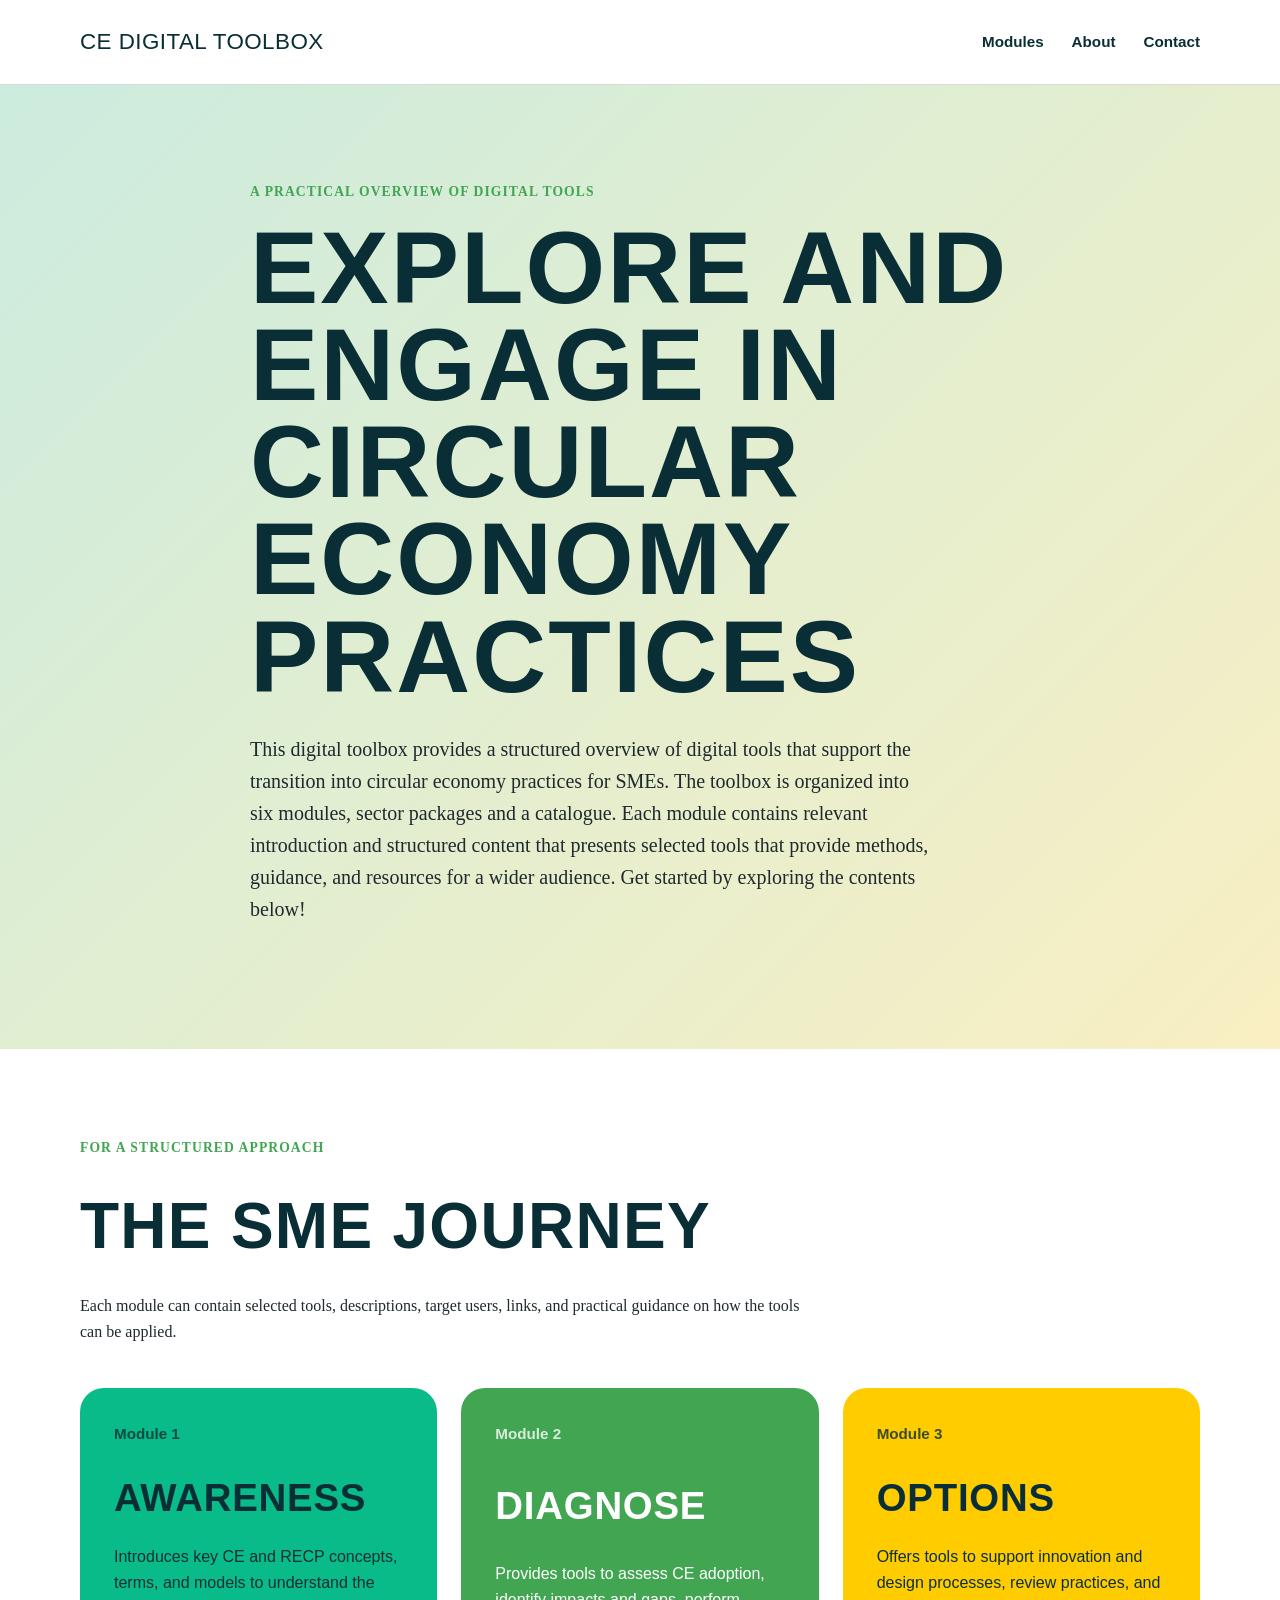
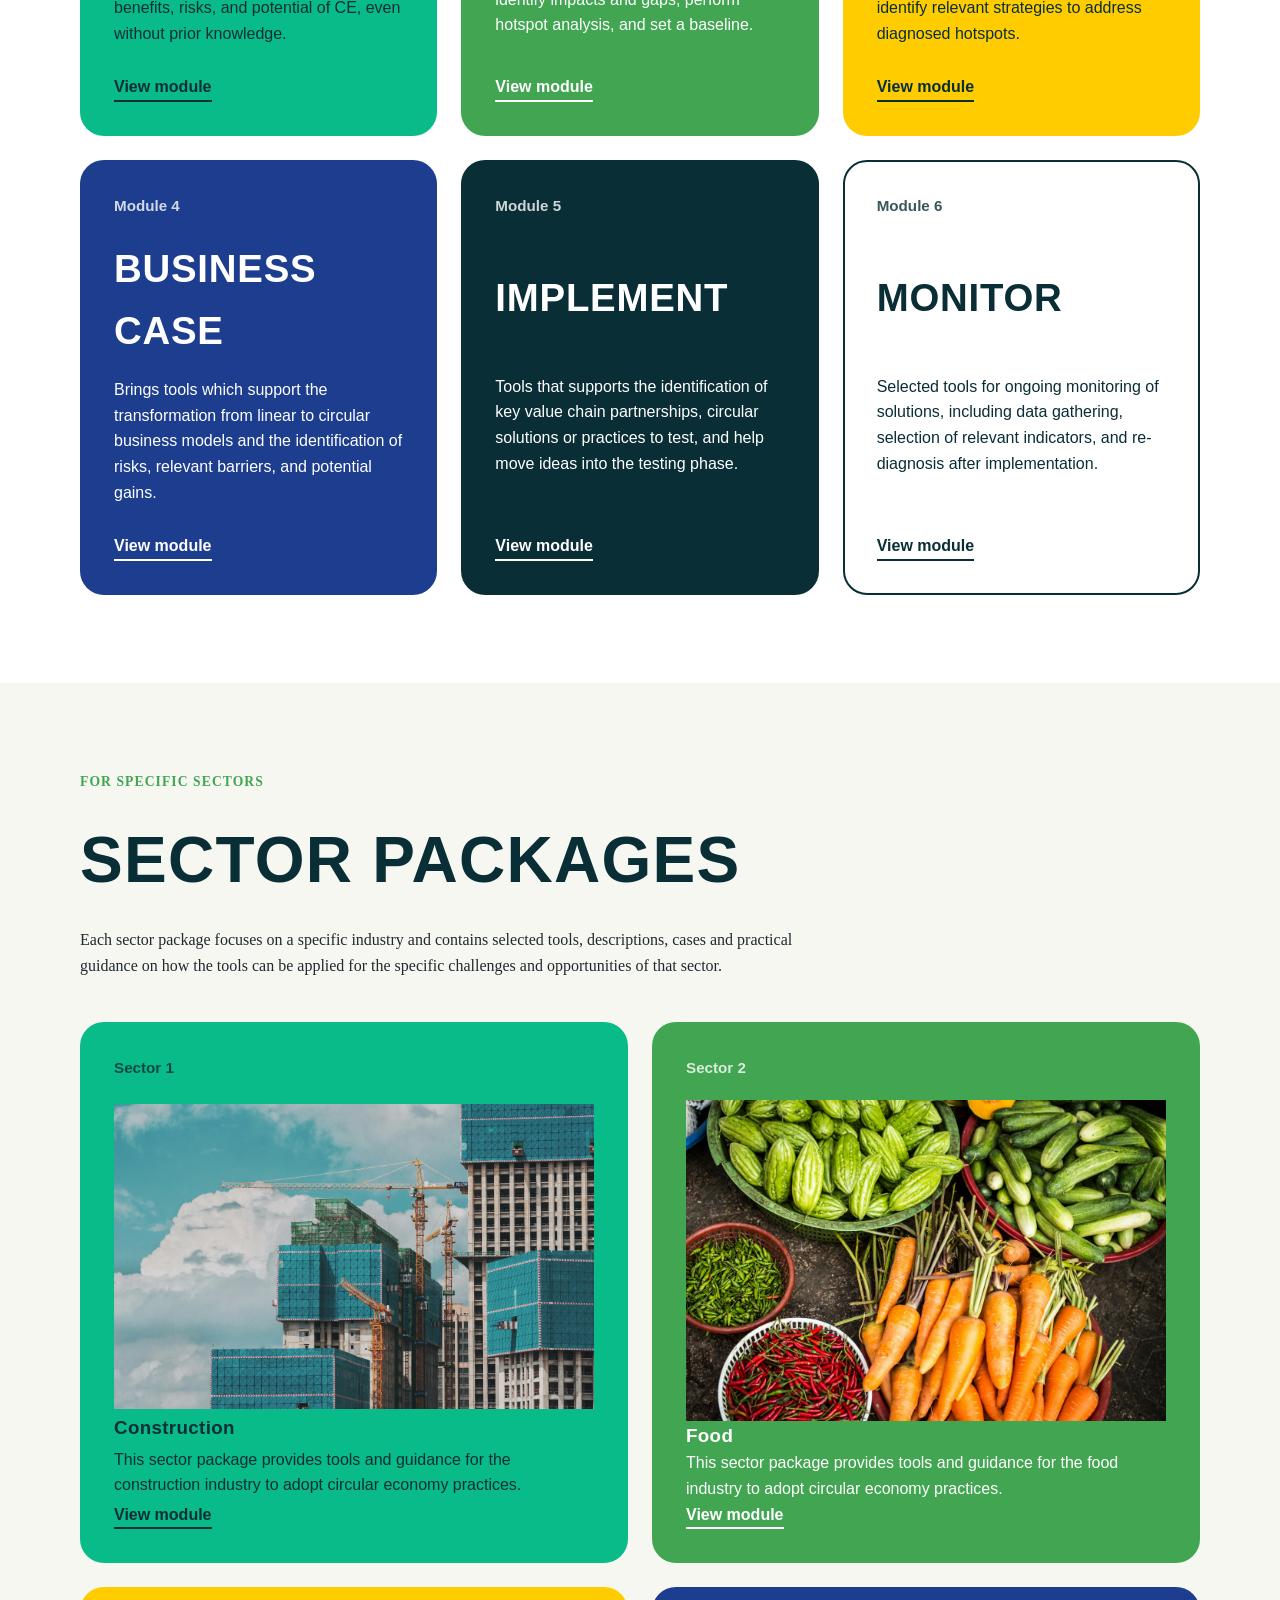
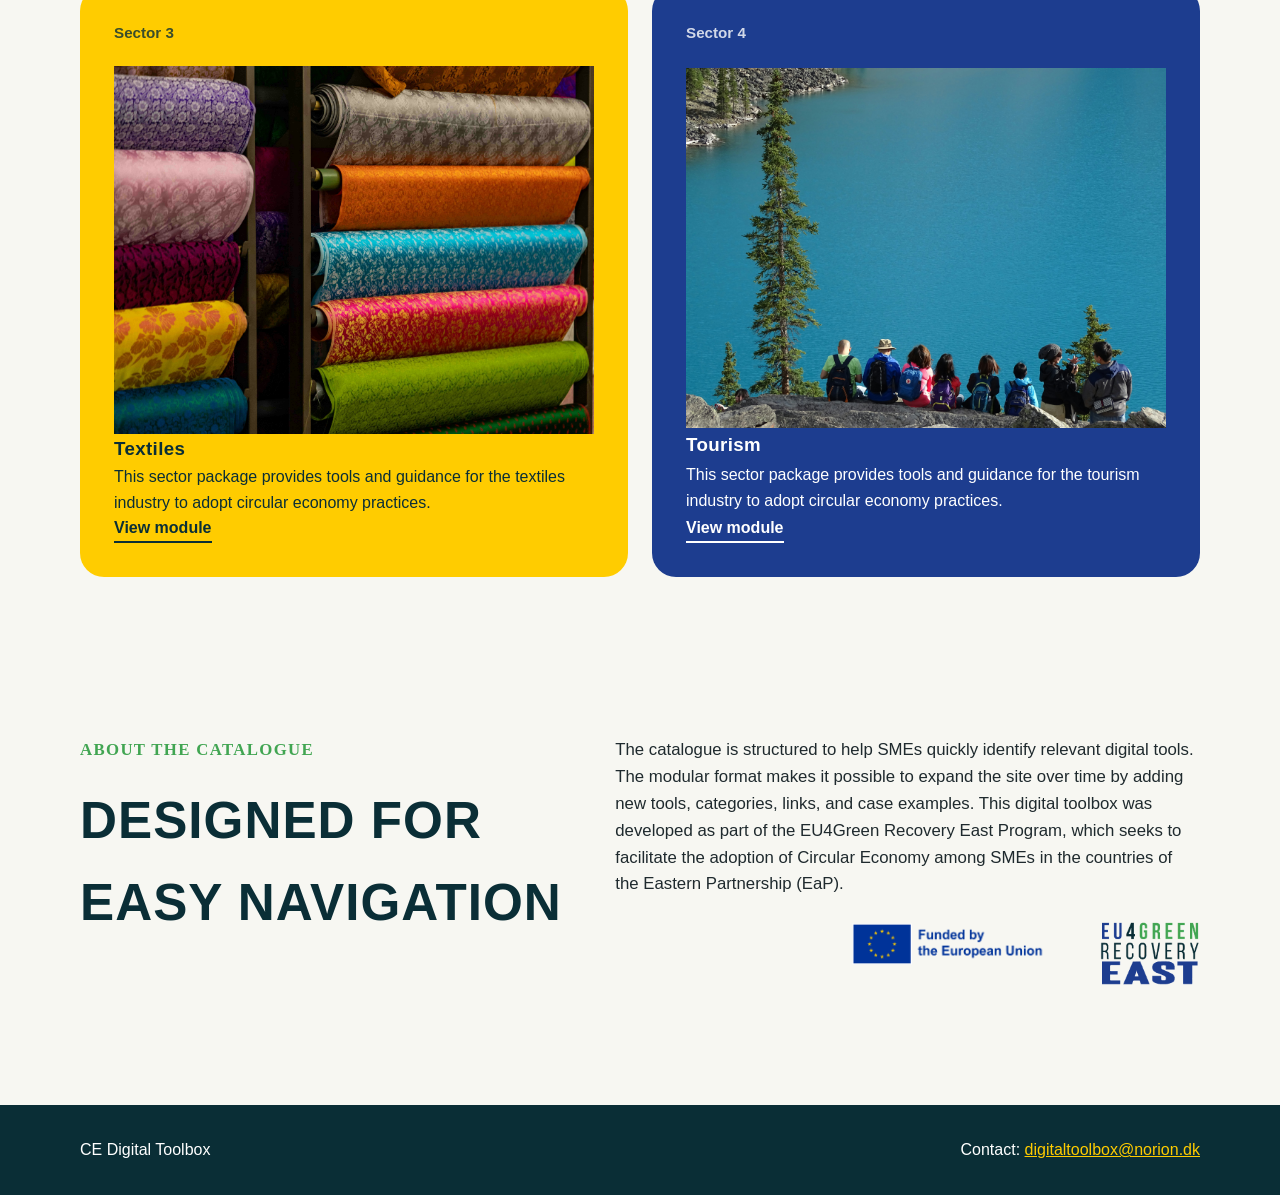
<file: index.html>
<!DOCTYPE html>
<html lang="en">
<head>
  <!--
    Basic page setup.
    The charset ensures special characters display correctly.
    The viewport tag makes the site responsive on mobile devices.
  -->
  <meta charset="UTF-8" />
  <meta name="viewport" content="width=device-width, initial-scale=1.0" />

  <!--
    Page title shown in the browser tab.
    Change this to the final name of the digital tool catalogue if needed.
  -->
  <title>Digital Tool Catalogue</title>

  <!--
    Link to the external CSS file.
    Keeping styles in a separate file makes the website easier to maintain.
  -->
  <link rel="stylesheet" href="styles.css" />          
</head>

<body>
  <!--
    Header section.
    Contains the site name and a simple navigation menu.
  -->
  <header class="site-header">
    <div class="container header-content">
      <a href="#" class="site-logo">CE Digital Toolbox</a>

      <nav class="main-nav" aria-label="Main navigation">
        <a href="#modules">Modules</a>
        <a href="#about">About</a>
        <a href="#contact">Contact</a>
      </nav>
    </div>
  </header>

  <!--
    Hero section.
    This is the main introduction at the top of the page.
  -->
  <main>
    <section class="hero">
      <div class="container hero-content">
        <p class="eyebrow">A practical overview of digital tools</p>

        <h1>Explore and engage in Circular Economy practices</h1>

        <p class="hero-text">
          This digital toolbox provides a structured overview of digital tools that support the transition into circular economy practices for SMEs. The toolbox is organized into six modules, sector packages and a catalogue.
          Each module contains relevant introduction and structured content that presents selected tools that provide methods, guidance, and resources for a wider audience. Get started by exploring the contents below!
        </p>
      <!--
        <a href="#modules" class="primary-button">Explore modules</a>
      -->
      </div>
    </section>

    <!--
      Modules section.
      The six cards below represent the six catalogue modules.
      Replace the placeholder descriptions with your final module content.
    -->
    <section id="modules" class="modules-section">
      <div class="container">
        <div class="section-intro">
          <p class="eyebrow">For a structured approach</p>
          <h2>The SME Journey</h2>
          <p>
            Each module can contain selected tools, descriptions, target users, links, and practical
            guidance on how the tools can be applied.
          </p>
        </div>

        <div class="module-grid">
          <!-- Module 1 -->
          <article class="module-card card-green">
            <div class="module-number">Module 1</div>
            <h3>Awareness</h3>
            <p>
              Introduces key CE and RECP concepts, terms, and models to understand the benefits, risks, and potential of CE, even without prior knowledge.
            </p>
           <!-- Link to the subpages - here to subpage 1 -->
<a href="modules/module-1.html" class="module-link">View module</a>
          </article>

          <!-- Module 2 -->
          <article class="module-card card-lime">
            <div class="module-number">Module 2</div>
            <h3>Diagnose</h3>
            <p>
              Provides tools to assess CE adoption, identify impacts and gaps, perform hotspot analysis, and set a baseline.
            </p>
<a href="modules/module-2.html" class="module-link">View module</a>
          </article>

          <!-- Module 3 -->
          <article class="module-card card-yellow">
            <div class="module-number">Module 3</div>
            <h3>Options</h3>
            <p>
              Offers tools to support innovation and design processes, review practices, and identify relevant strategies to address diagnosed hotspots.
            </p>
<a href="modules/module-3.html" class="module-link">View module</a>
          </article>

          <!-- Module 4 -->
          <article class="module-card card-blue">
            <div class="module-number">Module 4</div>
            <h3>Business Case</h3>
            <p>
              Brings tools which support the transformation from linear to circular business models and the identification of risks, relevant barriers, and potential gains.
            </p>
<a href="modules/module-4.html" class="module-link">View module</a>
          </article>

          <!-- Module 5 -->
          <article class="module-card card-dark">
            <div class="module-number">Module 5</div>
            <h3>Implement</h3>
            <p>
              Tools that supports the identification of key value chain partnerships, circular solutions or practices to test, and help move ideas into the testing phase.
            </p>
<a href="modules/module-5.html" class="module-link">View module</a>
          </article>

          <!-- Module 6 -->
          <article class="module-card card-outline">
            <div class="module-number">Module 6</div>
            <h3>Monitor</h3>
            <p>
              Selected tools for ongoing monitoring of solutions, including data gathering, selection of relevant indicators, and re-diagnosis after implementation. 
            </p>
<a href="modules/module-6.html" class="module-link">View module</a>
          </article>
        </div>
      </div>
    </section>
<!--
      Sector package section.
      The four cards below represent the selected sector packages.
      Replace the placeholder descriptions with your final module content.
    -->
    <section id="sectors" class="sector-section">
      <div class="container">
        <div class="section-intro">
          <p class="eyebrow">For specific sectors</p>
          <h2>Sector Packages</h2>
          <p>
            Each sector package focuses on a specific industry and contains selected tools, descriptions, cases and practical
            guidance on how the tools can be applied for the specific challenges and opportunities of that sector.
          </p>
        </div>

        <div class="sector-grid">
          <!-- Sector 1 -->
          <article class="sector-card card-green">
            <div class="module-number">Sector 1</div>
            <img src="images/construction.jpg" alt="buildings" width="100%" height="auto">
            <h3>Construction</h3>
            <p>
              This sector package provides tools and guidance for the construction industry to adopt circular economy practices.
            </p>
           <!-- Link to the subpages - here to subpage 1 -->
<a href="sectors/sector-1.html" class="module-link">View module</a>
          </article>

          <!-- Sector 2 -->
          <article class="sector-card card-lime">
            <div class="module-number">Sector 2</div>
            <img src="images/food.jpg" alt="vegetables" width="100%" height="auto">
            <h3>Food</h3>
            <p>
              This sector package provides tools and guidance for the food industry to adopt circular economy practices.
            </p>
<a href="sectors/sector-2.html" class="module-link">View module</a>
          </article>

          <!-- Sector 3 -->
          <article class="sector-card card-yellow">
            <div class="module-number">Sector 3</div>
            <img src="images/textiles.jpg" alt="textiles" width="100%" height="auto">
            <h3>Textiles</h3>
            <p>
              This sector package provides tools and guidance for the textiles industry to adopt circular economy practices.
            </p>
<a href="sectors/sector-3.html" class="module-link">View module</a>
          </article>

          <!-- Sector 4 -->
          <article class="sector-card card-blue">
            <div class="module-number">Sector 4</div>
            <img src="images/tourism.jpg" alt="tourists" width="100%" height="auto">
            <h3>Tourism</h3>
            <p>
              This sector package provides tools and guidance for the tourism industry to adopt circular economy practices.
            </p>
<a href="sectors/sector-4.html" class="module-link">View module</a>
          </article>
        </div>
      </div>
    </section>
    <!--
      About section.
      This can be used to explain the purpose of the catalogue.
    -->
    <section id="about" class="about-section">
      <div class="container about-content">
        <div>
          <p class="eyebrow">About the catalogue</p>
          <h2>Designed for easy navigation</h2>
        </div>

        <p>
          The catalogue is structured to help SMEs quickly identify relevant digital tools.
          The modular format makes it possible to expand the site over time by adding new tools,
          categories, links, and case examples. This digital toolbox was developed as part of the EU4Green Recovery East Program, which seeks to facilitate the adoption of Circular Economy among SMEs in the countries of the Eastern Partnership (EaP). 
        <img src="images/EU4Green-logo.png" alt="logo" width="100" height="auto" style="float: right; padding-top:50px;">
        <img src="images/EU-logo.png" alt="logo" width="250" height="auto" style="float: right; padding-top:50px; padding-right: 50px;">
        </p>
        <p>
           
        </p>
      </div>
    </section>
  </main>

  <!--
    Footer section.
    Includes basic project information and a placeholder contact link.
  -->
  <footer id="contact" class="site-footer">
    <div class="container footer-content">
      <p>CE Digital Toolbox</p>
      <p>
        Contact:
        <a href="mailto:digitaltoolbox@norion.dk">digitaltoolbox@norion.dk</a>
      </p>
    </div>
  </footer>
</body>
</html>
</file>
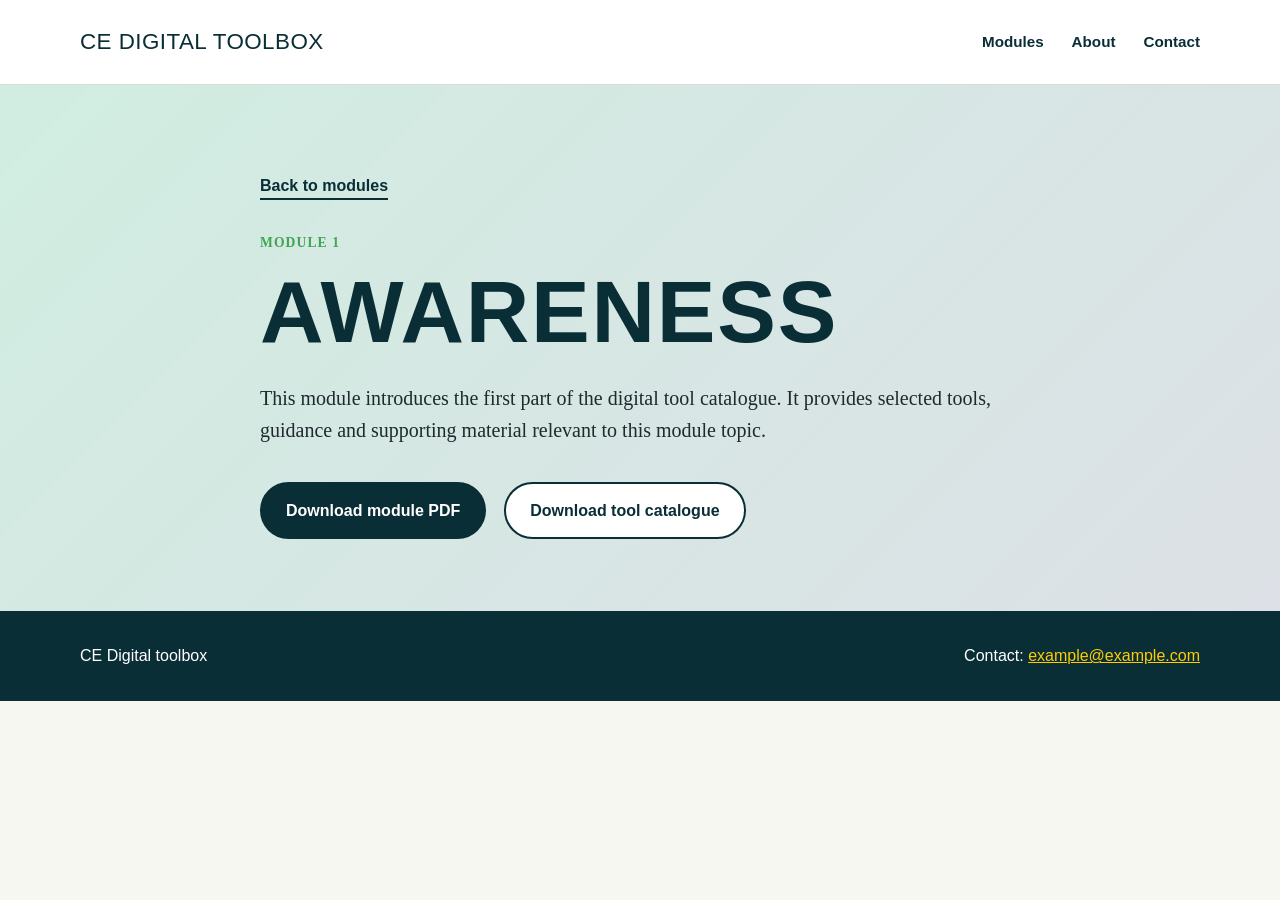
<file: modules/module-1.html>
<!DOCTYPE html>
<html lang="en">
<head>
  <!-- Basic page setup -->
  <meta charset="UTF-8" />
  <meta name="viewport" content="width=device-width, initial-scale=1.0" />

  <!-- Page title shown in browser tab -->
  <title>Module 1 | Digital Tool Catalogue</title>

  <!-- Link to the shared stylesheet.
       The ../ means: go one folder up, then find styles.css. -->
  <link rel="stylesheet" href="../styles.css" />
</head>

<body class="module-page">
  <!-- Header section reused from the front page -->
  <header class="site-header">
    <div class="container header-content">
      <a href="../index.html" class="site-logo">CE Digital Toolbox</a>

      <nav class="main-nav" aria-label="Main navigation">
        <a href="../index.html#modules">Modules</a>
        <a href="../index.html#about">About</a>
        <a href="../index.html#contact">Contact</a>
      </nav>
    </div>
  </header>

  <!-- Main module content -->
  <main>
    <section class="subpage-hero">
      <div class="container subpage-content">

        <!-- Link back to the front page -->
        <a href="../index.html#modules" class="back-link">Back to modules</a>

        <!-- Module title -->
        <p class="eyebrow">Module 1</p>
        <h1>Awareness</h1>

        <!-- Short explanatory text.
             Replace this with the final introduction for the module. -->
        <p class="subpage-intro">
          This module introduces the first part of the digital tool catalogue. It provides
          selected tools, guidance and supporting material relevant to this module topic.
        </p>

        <!-- Download buttons.
             The download attribute tells the browser to download the file instead of opening it. -->
        <div class="download-buttons">
          <a href="../downloads/module-1.pdf" class="download-button primary" download>
            Download module PDF
          </a>

          <a href="../downloads/tool-catalogue.pdf" class="download-button secondary" download>
            Download tool catalogue
          </a>
        </div>

      </div>
    </section>
  </main>

  <!-- Footer reused from the front page -->
  <footer id="contact" class="site-footer">
    <div class="container footer-content">
      <p>CE Digital toolbox</p>
      <p>
        Contact:
        <a href="mailto:example@example.com">example@example.com</a>
      </p>
    </div>
  </footer>
</body>
</html>
</file>
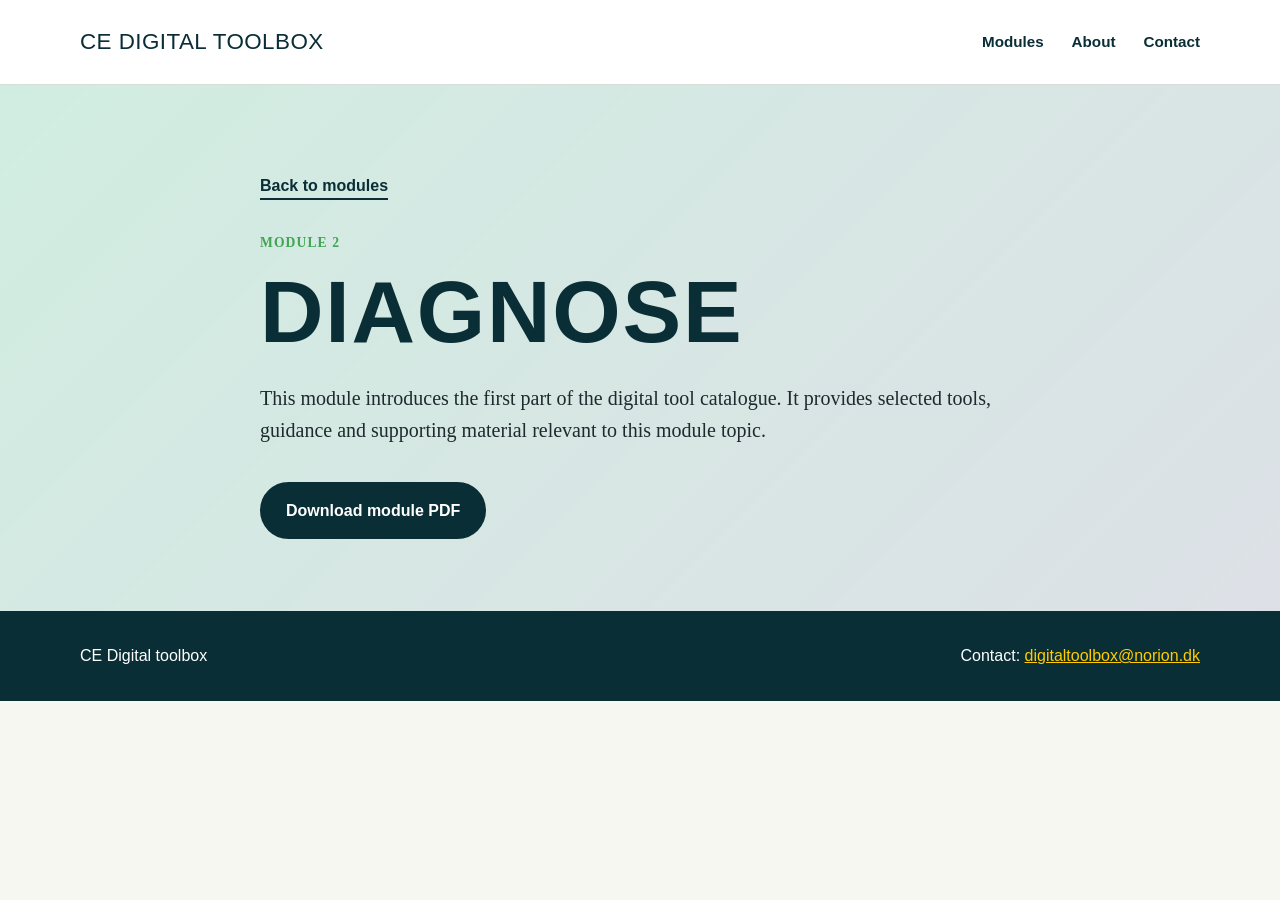
<file: modules/module-2.html>
<!DOCTYPE html>
<html lang="en">
<head>
  <!-- Basic page setup -->
  <meta charset="UTF-8" />
  <meta name="viewport" content="width=device-width, initial-scale=1.0" />

  <!-- Page title shown in browser tab -->
  <title>Module 2 | Digital Tool Catalogue</title>

  <!-- Link to the shared stylesheet.
       The ../ means: go one folder up, then find styles.css. -->
  <link rel="stylesheet" href="../styles.css" />
</head>

<body class="module-page">
  <!-- Header section reused from the front page -->
  <header class="site-header">
    <div class="container header-content">
      <a href="../index.html" class="site-logo">CE Digital Toolbox</a>

      <nav class="main-nav" aria-label="Main navigation">
        <a href="../index.html#modules">Modules</a>
        <a href="../index.html#about">About</a>
        <a href="../index.html#contact">Contact</a>
      </nav>
    </div>
  </header>

  <!-- Main module content -->
  <main>
    <section class="subpage-hero">
      <div class="container subpage-content">

        <!-- Link back to the front page -->
        <a href="../index.html#modules" class="back-link">Back to modules</a>

        <!-- Module title -->
        <p class="eyebrow">Module 2</p>
        <h1>Diagnose</h1>

        <!-- Short explanatory text.
             Replace this with the final introduction for the module. -->
        <p class="subpage-intro">
          This module introduces the first part of the digital tool catalogue. It provides
          selected tools, guidance and supporting material relevant to this module topic.
        </p>

        <!-- Download buttons.
             The download attribute tells the browser to download the file instead of opening it. -->
        <div class="download-buttons">
          <a href="../downloads/module-2.pdf" class="download-button primary" download>
            Download module PDF
          </a>
        </div>

      </div>
    </section>
  </main>

  <!-- Footer reused from the front page -->
  <footer id="contact" class="site-footer">
    <div class="container footer-content">
      <p>CE Digital toolbox</p>
      <p>
        Contact:
        <a href="mailto:digitaltoolbox@norion.dk">digitaltoolbox@norion.dk</a>
      </p>
    </div>
  </footer>
</body>
</html>
</file>
<file: styles.css>
/* 
  Colour palette defined for the website.
  These variables make it easy to reuse and update colours across the site.
*/
:root {
  --green-primary: #09bb88;
  --green-secondary: #41a552;
  --yellow: #ffcc00;
  --blue: #1d3d8f;
  --dark: #0A2E36;

  --white: #ffffff;
  --light-bg: #f7f7f2;
  --soft-border: #d8ddd8;
  --text: #1f2a2e;
}

/*
  Basic reset.
  This removes default spacing and ensures box sizing is easier to manage.
*/
* {
  margin: 0;
  padding: 0;
  box-sizing: border-box;
}

/*
  Body styling.
  Tahoma is used as the main body font.
*/
body {
  font-family: Tahoma, Arial, sans-serif;
  color: var(--text);
  background-color: var(--light-bg);
  line-height: 1.6;
}

/*
  General layout container.
  Keeps content centred and prevents it from becoming too wide on large screens.
*/
.container {
  width: min(1120px, 92%);
  margin: 0 auto;
}

/*
  Typography.
  Bahnschrift is included as a title font fallback.
  Bebas NEUIC may need to be added manually if you have a licensed font file.
*/
h1,
h2,
h3,
.site-logo {
  font-family: "Bahnschrift SemiCondensed", "Bahnschrift", Impact, sans-serif;
  letter-spacing: 0.02em;
  color: var(--dark);
}

/*
  Georgia is used as a subtitle-style fallback.
  Bree Serif can be added through a font import or local font file if available.
*/
.eyebrow,
.hero-text,
.section-intro p {
  font-family: Georgia, "Times New Roman", serif;
}

/*
  Header.
  The sticky header remains visible when users scroll.
*/
.site-header {
  position: sticky;
  top: 0;
  z-index: 10;
  background-color: var(--white);
  border-bottom: 1px solid var(--soft-border);
}

/*
  Header layout.
  Uses flexbox to place the logo on the left and navigation on the right.
*/
.header-content {
  display: flex;
  justify-content: space-between;
  align-items: center;
  padding: 24px 0;
}

/*
  Site logo.
*/
.site-logo {
  text-decoration: none;
  font-size: 1.4rem;
  text-transform: uppercase;
}

/*
  Navigation links.
*/
.main-nav {
  display: flex;
  gap: 28px;
}

.main-nav a {
  color: var(--dark);
  text-decoration: none;
  font-weight: 700;
  font-size: 0.95rem;
}

.main-nav a:hover {
  color: var(--green-primary);
}

/*
  Hero section.
  Large top area introducing the catalogue.
*/
.hero {
  background:
    linear-gradient(135deg, rgba(9, 187, 136, 0.18), rgba(255, 204, 0, 0.2)),
    var(--light-bg);
  padding: 96px 0 88px;
}

/*
  Hero content.
  Maximum width keeps the text readable.
*/
.hero-content {
  max-width: 780px;
}

/*
  Small label above headings.
*/
.eyebrow {
  color: var(--green-secondary);
  font-weight: 700;
  text-transform: uppercase;
  letter-spacing: 0.08em;
  font-size: 0.85rem;
  margin-bottom: 16px;
}

/*
  Main page heading.
*/
.hero h1 {
  font-size: clamp(3rem, 8vw, 6.5rem);
  line-height: 0.95;
  margin-bottom: 28px;
  text-transform: uppercase;
}

/*
  Hero paragraph.
*/
.hero-text {
  font-size: 1.25rem;
  max-width: 680px;
  margin-bottom: 36px;
}

/*
  Primary call-to-action button.
*/
.primary-button {
  display: inline-block;
  background-color: var(--dark);
  color: var(--white);
  padding: 14px 24px;
  border-radius: 999px;
  text-decoration: none;
  font-weight: 700;
}

.primary-button:hover {
  background-color: var(--blue);
}

/*
  Modules section.
*/
.modules-section {
  padding: 88px 0;
  background-color: var(--white);
}

/*
  Section introduction.
*/
.section-intro {
  max-width: 720px;
  margin-bottom: 44px;
}

.section-intro h2 {
  font-size: clamp(2.4rem, 5vw, 4.5rem);
  text-transform: uppercase;
  margin-bottom: 16px;
}

/*
  Module grid.
  Automatically adapts to screen width.
*/
.module-grid {
  display: grid;
  grid-template-columns: repeat(3, 1fr);
  gap: 24px;
}

/*
  Module card base styling.
*/
.module-card {
  min-height: 320px;
  padding: 32px;
  border-radius: 24px;
  display: flex;
  flex-direction: column;
  justify-content: space-between;
  border: 2px solid transparent;
  transition: transform 0.2s ease, box-shadow 0.2s ease;
}

/*
  Simple hover effect for interactivity.
*/
.module-card:hover {
  transform: translateY(-4px);
  box-shadow: 0 16px 32px rgba(10, 46, 54, 0.12);
}

/*
  Module number.
*/
.module-number {
  font-weight: 700;
  font-size: 0.95rem;
  opacity: 0.8;
  margin-bottom: 20px;
}

/*
  Module title.
*/
.module-card h3 {
  font-size: 2.4rem;
  text-transform: uppercase;
  margin-bottom: 16px;
}

/*
  Module paragraph.
*/
.module-card p {
  margin-bottom: 28px;
}

/*
  Module link.
*/
.module-link {
  color: inherit;
  font-weight: 700;
  text-decoration: none;
  border-bottom: 2px solid currentColor;
  width: fit-content;
}

.module-link:hover {
  opacity: 0.75;
}

/*
  Individual module colours using the defined palette.
*/
.card-green {
  background-color: var(--green-primary);
  color: var(--dark);
}

.card-lime {
  background-color: var(--green-secondary);
  color: var(--white);
}

.card-yellow {
  background-color: var(--yellow);
  color: var(--dark);
}

.card-blue {
  background-color: var(--blue);
  color: var(--white);
}

.card-dark {
  background-color: var(--dark);
  color: var(--white);
}

.card-outline {
  background-color: var(--white);
  border-color: var(--dark);
  color: var(--dark);
}

/*
  Ensures headings inside darker cards remain readable.
*/
.card-lime h3,
.card-blue h3,
.card-dark h3 {
  color: var(--white);
}
/*
  Sector section.
*/
.sector-section {
  padding: 88px 0;
  background: var(--light-bg);
}

/*
  Sector grid.
  Automatically adapts to screen width.
*/
.sector-grid {
  display: grid;
  grid-template-columns: repeat(2, 1fr);
  gap: 24px;
}

/*
  Sector card base styling.
*/
.sector-card {
  min-height: 320px;
  padding: 32px;
  border-radius: 24px;
  display: flex;
  flex-direction: column;
  justify-content: space-between;
  border: 2px solid transparent;
  transition: transform 0.2s ease, box-shadow 0.2s ease;
}

/*
  Simple hover effect for interactivity.
*/
.sector-card:hover {
  transform: translateY(-4px);
  box-shadow: 0 16px 32px rgba(10, 46, 54, 0.12);
}

/*
  About section.
*/
.about-section {
  padding: 72px 0;
  background-color: var(--light-bg);
}

/*
  About layout.
*/
.about-content {
  display: grid;
  grid-template-columns: 1fr 1.2fr;
  gap: 48px;
  align-items: start;
}

.about-content h2 {
  font-size: clamp(2rem, 4vw, 3.5rem);
  text-transform: uppercase;
}

.about-content p {
  font-size: 1.05rem;
}

/*
  Footer.
*/
.site-footer {
  background-color: var(--dark);
  color: var(--white);
  padding: 32px 0;
}

.footer-content {
  display: flex;
  justify-content: space-between;
  gap: 24px;
}

.site-footer a {
  color: var(--yellow);
}

/*
  Responsive styling for tablets and mobile screens.
*/
@media (max-width: 900px) {
  .module-grid {
    grid-template-columns: repeat(2, 1fr);
  }

  .about-content {
    grid-template-columns: 1fr;
  }
}

/*
  Responsive styling for small mobile screens.
*/
@media (max-width: 640px) {
  .header-content,
  .footer-content {
    flex-direction: column;
    align-items: flex-start;
  }

  .main-nav {
    flex-wrap: wrap;
    gap: 16px;
  }

  .hero {
    padding: 72px 0;
  }

  .module-grid {
    grid-template-columns: 1fr;
  }

  .module-card {
    min-height: 260px;
  }
}
/* 
  Module subpage layout.
  These styles are used on the individual module pages.
*/

.module-page {
  min-height: 100vh;
  background-color: var(--light-bg);
}

/*
  Subpage hero section.
  Provides a clear heading and introduction for each module.
*/
.subpage-hero {
  padding: 88px 0 72px;
  background:
    linear-gradient(135deg, rgba(9, 187, 136, 0.16), rgba(29, 61, 143, 0.12)),
    var(--light-bg);
}

/*
  Keeps the module page text readable.
*/
.subpage-content {
  max-width: 760px;
}

/*
  Main title on each module subpage.
*/
.subpage-content h1 {
  font-size: clamp(3rem, 7vw, 5.5rem);
  line-height: 0.95;
  text-transform: uppercase;
  margin-bottom: 28px;
}

/*
  Introductory text under the module heading.
*/
.subpage-intro {
  font-family: Georgia, "Times New Roman", serif;
  font-size: 1.25rem;
  margin-bottom: 36px;
}

/*
  Download button section.
  The buttons are placed side by side on larger screens and stacked on mobile.
*/
.download-buttons {
  display: flex;
  gap: 18px;
  flex-wrap: wrap;
}

/*
  Shared button styling.
*/
.download-button {
  display: inline-block;
  padding: 14px 24px;
  border-radius: 999px;
  text-decoration: none;
  font-weight: 700;
  border: 2px solid var(--dark);
}

/*
  Primary download button for the module PDF.
*/
.download-button.primary {
  background-color: var(--dark);
  color: var(--white);
}

/*
  Secondary download button for the full tool catalogue.
*/
.download-button.secondary {
  background-color: var(--white);
  color: var(--dark);
}

/*
  Hover effects for download buttons.
*/
.download-button.primary:hover {
  background-color: var(--blue);
  border-color: var(--blue);
}

.download-button.secondary:hover {
  background-color: var(--yellow);
}

/*
  Simple back link to the front page.
*/
.back-link {
  display: inline-block;
  margin-bottom: 32px;
  color: var(--dark);
  text-decoration: none;
  font-weight: 700;
  border-bottom: 2px solid currentColor;
}

.back-link:hover {
  color: var(--green-primary);
}
</file>
